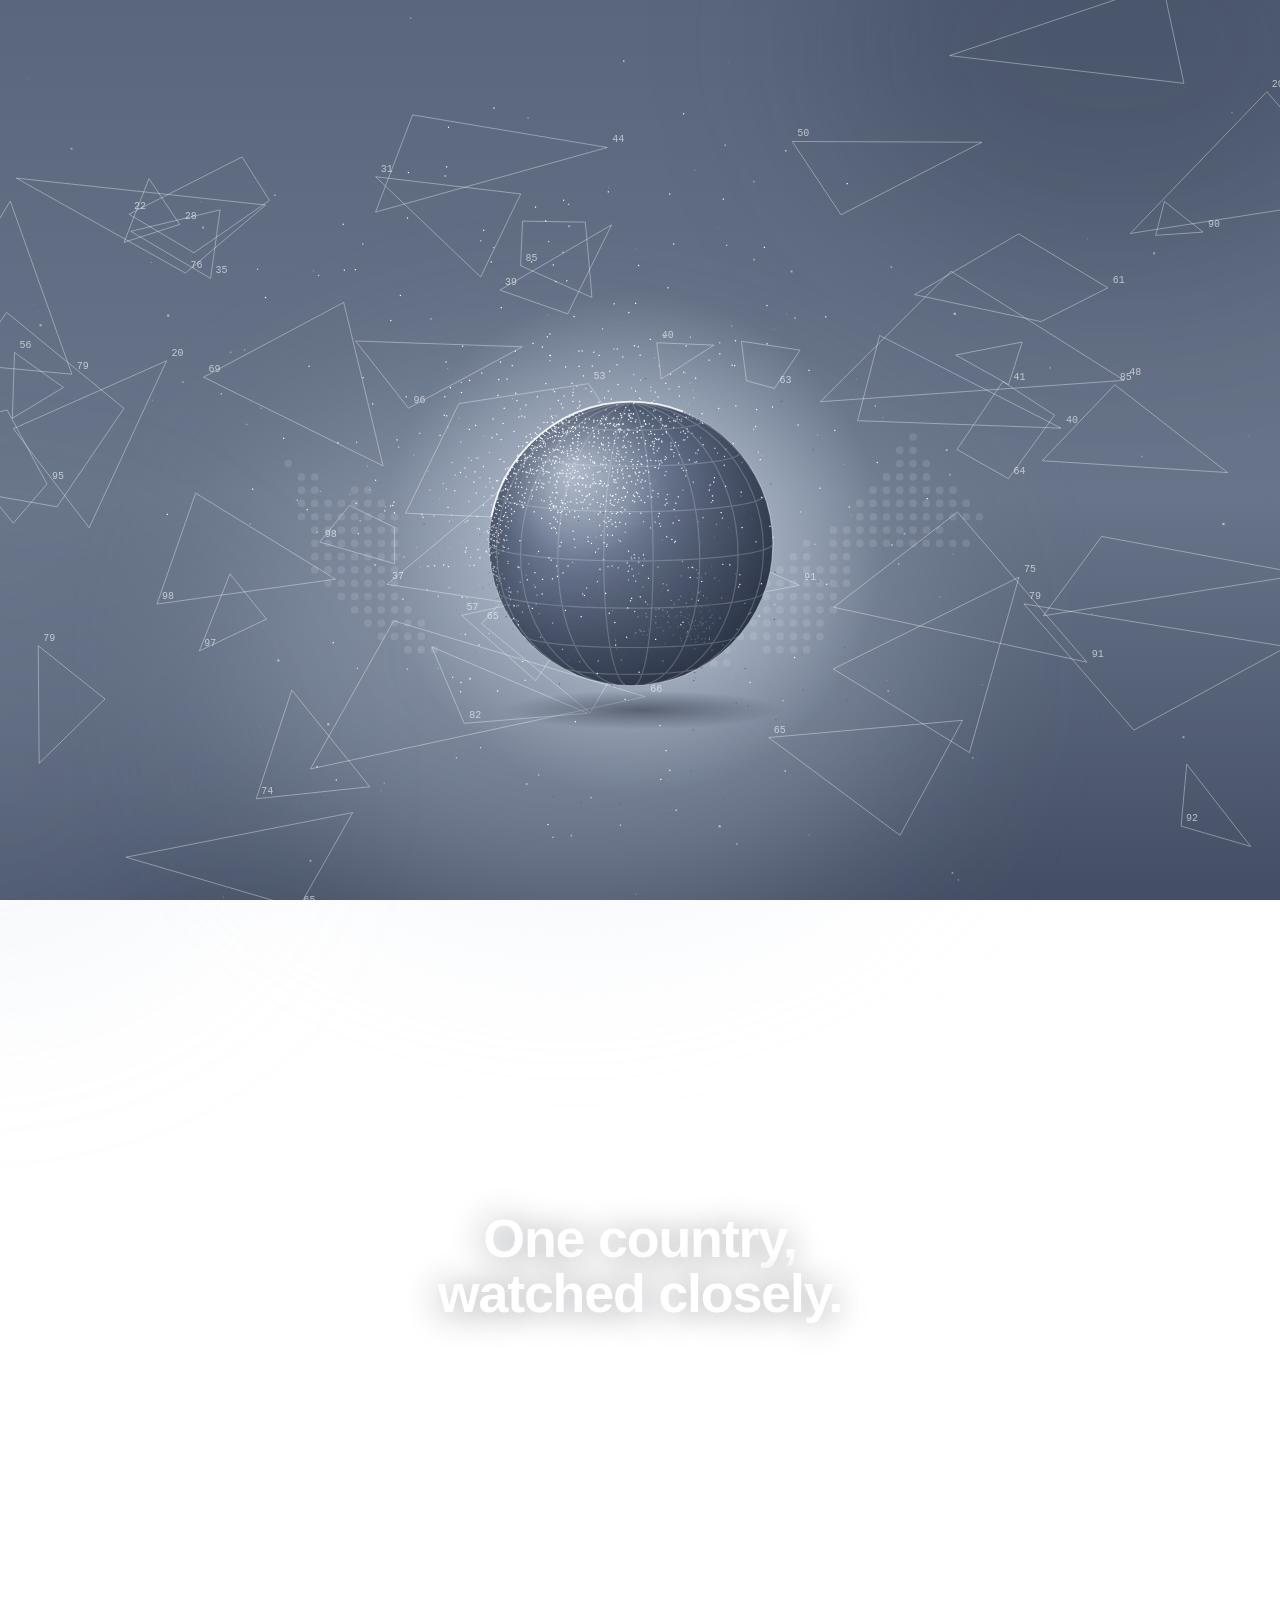
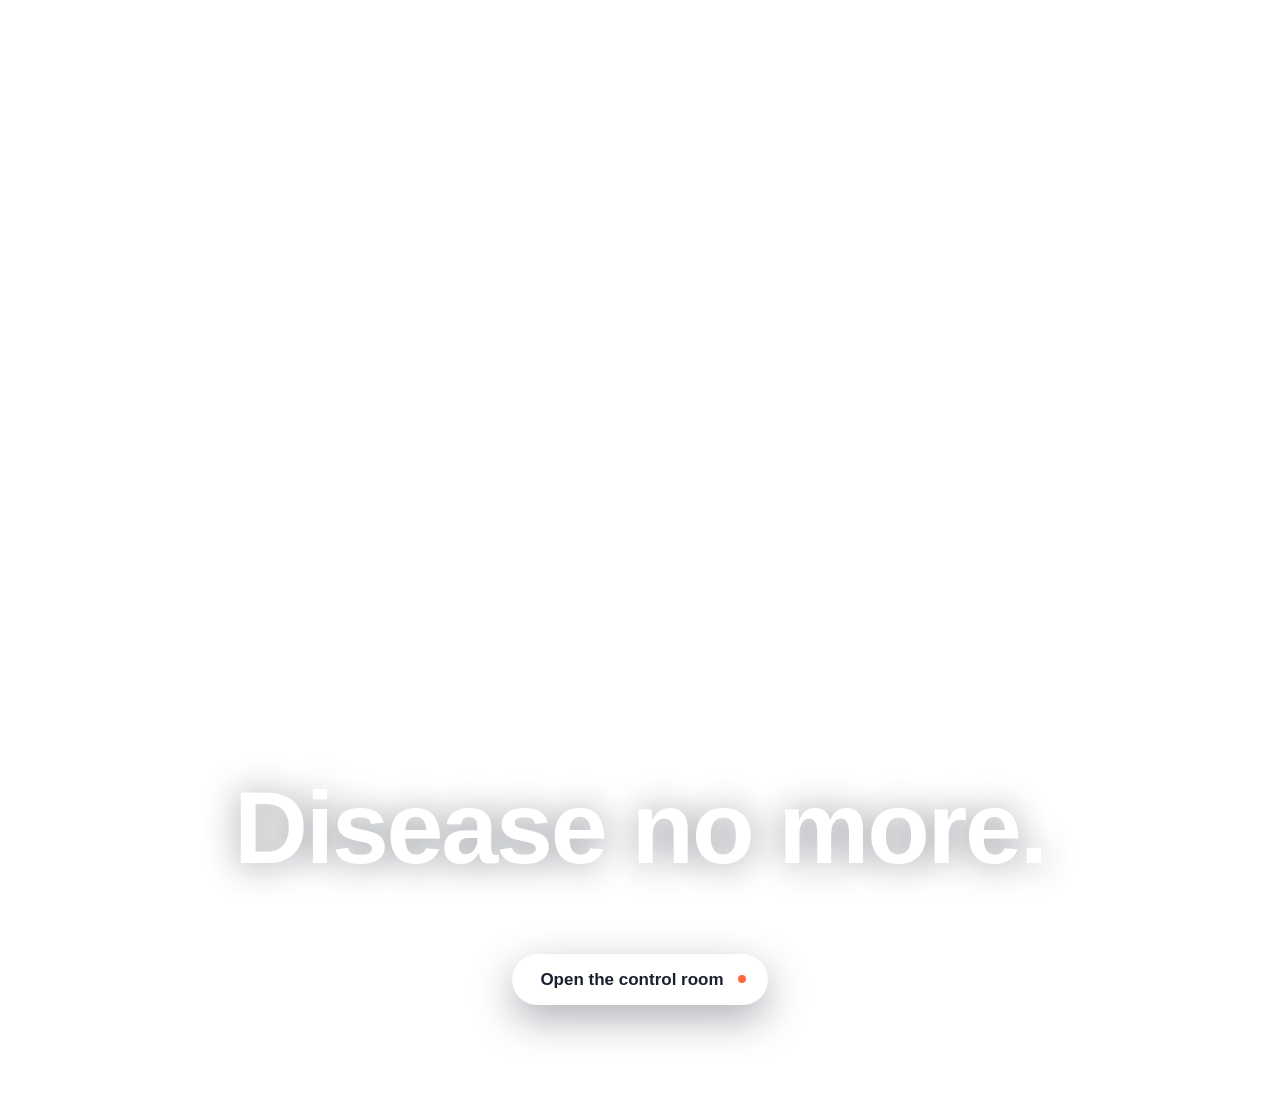
<file: site/landing.html>
<!doctype html>
<html lang="en">
<head>
<meta charset="utf-8">
<meta name="viewport" content="width=device-width, initial-scale=1">
<title>DOM · Disease No More</title>
<!-- the control room's files are fetched while the visitor reads this page, so the dive lands without a pause -->
<link rel="preload" as="image" href="assets/img/scene-clear.jpg">
<link rel="prefetch" href="dashboard.html">
<link rel="prefetch" href="vendor/chart.umd.min.js">
<link rel="prefetch" href="vendor/leaflet.min.js">
<link rel="prefetch" href="vendor/leaflet-heat.js">
<link rel="prefetch" href="vendor/xlsx.full.min.js">
<link rel="prefetch" href="vendor/leaflet.min.css">
<link rel="prefetch" href="assets/model.js">
<link rel="prefetch" href="assets/app.js">
<link rel="prefetch" href="data/site.json">
<link rel="prefetch" href="data/evidence.json">
<link rel="prefetch" href="data/states_map.geojson">
<link rel="prefetch" href="data/districts.geojson">
<link rel="prefetch" href="data/hospitals.json">
<link rel="prefetch" href="data/facilities.json">
<link rel="prefetch" href="data/dengue.json">
<link rel="prefetch" href="data/states.json">
<link rel="prefetch" href="data/stress_rise.json">
<link rel="prefetch" href="assets/img/ic-now.png">
<link rel="prefetch" href="assets/img/ic-forecast.png">
<link rel="prefetch" href="assets/img/ic-trust.png">
<link rel="prefetch" href="assets/img/ic-atlas.png">
<link rel="prefetch" href="assets/img/ic-track.png">
<link rel="prefetch" href="assets/img/ic-stakes.png">
<link rel="prefetch" href="assets/img/ic-more.png">
<meta name="description" content="Disease early warning for Malaysia: the step today, what to do first, and how often that warning has been right.">
<meta property="og:type" content="website">
<meta property="og:site_name" content="DOM">
<meta property="og:title" content="DOM · Disease No More">
<meta property="og:description" content="Disease early warning for Malaysia. See the outbreak before it spreads.">
<meta property="og:image" content="https://dom-control-room.vercel.app/assets/img/og.jpg">
<meta property="og:image:width" content="1200">
<meta property="og:image:height" content="630">
<meta name="twitter:card" content="summary_large_image">
<meta name="twitter:image" content="https://dom-control-room.vercel.app/assets/img/og.jpg">
<meta name="description" content="Early warning for influenza and dengue in Malaysia: how likely a surge is, why, and what to do first.">
<link rel="icon" href="data:image/svg+xml,%3Csvg xmlns='http://www.w3.org/2000/svg' viewBox='0 0 32 32'%3E%3Ccircle cx='16' cy='16' r='13' fill='%235f6b82' stroke='white' stroke-width='2'/%3E%3Ccircle cx='20' cy='17' r='4' fill='%23ff6a3d'/%3E%3C/svg%3E">
<link rel="preconnect" href="https://fonts.googleapis.com">
<link href="https://fonts.googleapis.com/css2?family=Unbounded:wght@700&display=swap" rel="stylesheet" media="print" onload="this.media='all'">
<link rel="stylesheet" href="assets/landing.css">
</head>
<body class="loading">
<div class="mist" aria-hidden="true"><i></i><i></i><i></i></div>
<canvas id="earth" aria-hidden="true"></canvas>
<div id="veil" aria-hidden="true"></div>

<div id="intro" aria-hidden="true">
  <div class="intro-logo"><span>D</span><i></i><span>M</span></div>
  <div class="intro-tag">Disease No More</div>
  <div class="intro-load mono">Loading <b id="loadN">000</b>%</div>
</div>

<header class="bar">
  <a class="logo" href="landing.html" aria-label="DOM, Disease No More"><span>D</span><canvas id="navO" width="60" height="60"></canvas><span>M</span></a>
  <button class="btn small" data-enter><span class="arr" aria-hidden="true">→</span><span class="lab">Open the control room</span><span class="dot" aria-hidden="true"></span></button>
</header>

<main>
  <section class="s s1">
    <div class="copy">
      <h1>See the <span class="mark">outbreak</span><br>before it <span class="spread">spreads.</span></h1>
      <p>Disease early warning for Malaysia.</p>
      <button class="btn" data-enter><span class="arr" aria-hidden="true">→</span><span class="lab">Open the control room</span><span class="dot" aria-hidden="true"></span></button>
    </div>
    <div id="k1" class="slot" aria-hidden="true"></div>
    <div class="hint mono" aria-hidden="true">Scroll</div>
  </section>

  <section class="s s2">
    <div class="names left" aria-hidden="true"><div id="namesL"></div></div>
    <div class="names right" aria-hidden="true"><div id="namesR"></div></div>
    <div class="copy">
      <h2>One country,<br>watched closely.</h2>
      <p class="small">One national signal today. State by state next.</p>
    </div>
    <div id="k2" class="slot" aria-hidden="true"></div>
  </section>

  <section class="s s3">
    <div id="k3" class="slot" aria-hidden="true"></div>
    <div class="copy">
      <h2 class="huge">Disease no more.</h2>
      <p>An early warning system for disease outbreaks.</p>
      <button class="btn" data-enter><span class="arr" aria-hidden="true">→</span><span class="lab">Open the control room</span><span class="dot" aria-hidden="true"></span></button>
      <p class="fine">Built by 404Solutions for Dormathon 2026.</p>
    </div>
  </section>
</main>

<div id="tag" class="tag mono" hidden>Malaysia · watching</div>
<div id="hud" class="hud mono" hidden></div>

<script src="assets/model.js"></script>
<script src="assets/landing.js"></script>
</body>
</html>
</file>
<file: site/assets/landing.css>
/* DOM landing page. Deep icy fog, white lettering, a frosted Earth; warm colour only where risk is rising. */
:root{
  --fog-1:#5a667d; --fog-2:#687489; --fog-3:#434e64; --ink:#fff; --mute:rgba(255,255,255,.88); --dark:#18212e; --mark:#ff6a3d;
  --pad:clamp(18px,4vw,56px); --ease:cubic-bezier(.2,.8,.2,1); --swing:cubic-bezier(.7,0,.2,1);
  --sans:-apple-system,BlinkMacSystemFont,"SF Pro Display","Helvetica Neue",Helvetica,Arial,sans-serif;
  --mono:ui-monospace,"SF Mono",Menlo,Consolas,monospace;
  --mx:0; --my:0; --r0:46px;
}
*{box-sizing:border-box}
html{scroll-snap-type:y mandatory;scroll-behavior:smooth}
body{margin:0;color:var(--ink);font:17px/1.5 var(--sans);-webkit-font-smoothing:antialiased;background:linear-gradient(180deg,var(--fog-1) 0%,var(--fog-2) 55%,var(--fog-3) 100%) fixed;overflow-x:hidden}
body.loading{overflow:hidden}
.mono{font-family:var(--mono);font-size:12px;letter-spacing:.08em;text-transform:uppercase}

/* slow fog; the bright part sits low, behind the Earth, so the lettering above stays readable */
.mist{position:fixed;inset:-12%;pointer-events:none;transform:translate3d(calc(var(--mx)*-22px),calc(var(--my)*-16px),0);transition:transform .9s var(--ease)}
.mist i{position:absolute;border-radius:50%;filter:blur(90px);animation:drift 26s ease-in-out infinite alternate}
.mist i:nth-child(1){left:24%;top:46%;width:54vw;height:40vw;background:rgba(214,226,242,.30)}
.mist i:nth-child(2){left:-10%;top:60%;width:44vw;height:34vw;background:rgba(190,204,224,.14);animation-duration:34s;animation-direction:alternate-reverse}
.mist i:nth-child(3){left:62%;top:-6%;width:44vw;height:34vw;background:rgba(30,40,58,.26);animation-duration:41s}
@keyframes drift{from{transform:translate3d(-3%,-2%,0) scale(1)}to{transform:translate3d(4%,3%,0) scale(1.12)}}

#earth{position:fixed;inset:0;width:100%;height:100%;display:block;touch-action:pan-y}
/* the dive ends in the control room's own scene (the picture the room opens on), so the next page arrives out of it */
@view-transition{navigation:auto}
#veil{position:fixed;inset:0;background:linear-gradient(180deg,rgba(4,12,40,.34) 0%,rgba(4,12,40,.1) 34%,rgba(4,12,40,.2) 62%,rgba(4,12,40,.62) 100%),#0b2a8a url(img/scene-clear.jpg) center/cover;opacity:0;pointer-events:none;transition:opacity .55s ease;z-index:9}
#veil.on{opacity:1}

/* opening, a little over two seconds: wire lines and a counter, the logo with the Earth as its O, then the Earth flies to its place */
#intro{position:fixed;inset:0;z-index:8;pointer-events:none}
.intro-logo,.intro-tag,.intro-load{position:absolute;left:50%;top:50%;opacity:0;transition:opacity .3s ease,transform .5s var(--ease),letter-spacing .6s var(--ease)}
.intro-logo{display:flex;align-items:center;transform:translate(-50%,-50%) scale(.96);font:700 calc(var(--r0)*2.5)/1 "Unbounded",var(--sans)}
.intro-logo i{display:block;width:calc(var(--r0)*2.2);height:1px}
.intro-tag{transform:translate(-50%,calc(var(--r0) + 34px));font:500 14px/1 var(--mono);letter-spacing:.2em;text-transform:uppercase;white-space:nowrap}
.intro-load{transform:translate(-50%,calc(var(--r0) + 34px));white-space:nowrap}
body.p-load .intro-load{opacity:1}
body.p-logo .intro-logo{opacity:1;transform:translate(-50%,-50%) scale(1)}
body.p-logo .intro-tag{opacity:1;letter-spacing:.42em;transition-delay:.12s}

/* header: the logo and one button, floating on the scene */
.bar{position:fixed;z-index:6;top:0;left:0;right:0;display:flex;align-items:center;justify-content:space-between;padding:clamp(12px,2.4vh,24px) var(--pad)}
.logo{display:flex;align-items:center;gap:3px;color:var(--ink);text-decoration:none;font:700 22px/1 "Unbounded",var(--sans)}
.logo canvas{width:30px;height:30px;display:block}
.logo{view-transition-name:dom-logo}

/* buttons: on hover the dot grows to fill the pill, the label slides, an arrow arrives */
.btn{--bg:#fff;--fill:var(--dark);--fg:var(--dark);--fg2:#fff;
  position:relative;isolation:isolate;overflow:hidden;display:inline-flex;align-items:center;gap:14px;border:0;border-radius:999px;cursor:pointer;
  padding:clamp(13px,2vh,17px) 22px clamp(13px,2vh,17px) 28px;font:600 17px/1 var(--sans);color:var(--fg);background:var(--bg);
  box-shadow:0 14px 40px rgba(16,24,38,.34);transition:transform .25s var(--ease),box-shadow .5s ease}
.btn::before{content:"";position:absolute;inset:0;z-index:-1;background:var(--fill);clip-path:circle(0 at calc(100% - 26px) 50%);transition:clip-path .6s var(--swing)}
.btn .lab{transition:transform .55s var(--swing),color .35s ease}
.btn .arr{position:absolute;left:22px;top:50%;opacity:0;transform:translate(-14px,-50%);color:var(--fg2);transition:transform .55s var(--swing),opacity .3s ease}
.btn .dot{width:8px;height:8px;border-radius:50%;background:var(--mark);transition:transform .4s var(--swing)}
.btn:hover::before,.btn:focus-visible::before{clip-path:circle(160% at calc(100% - 26px) 50%)}
.btn:hover .lab,.btn:focus-visible .lab{transform:translateX(22px);color:var(--fg2)}
.btn:hover .arr,.btn:focus-visible .arr{opacity:1;transform:translate(0,-50%)}
.btn:hover .dot,.btn:focus-visible .dot{transform:scale(0)}
.btn:hover{box-shadow:0 18px 54px rgba(16,24,38,.5)}
.btn:active{transform:scale(.96)}
.btn.small{padding:11px 15px 11px 19px;font-size:14px;gap:10px;box-shadow:0 8px 26px rgba(16,24,38,.26)}
.btn.small .arr{left:14px}.btn.small .dot{width:6px;height:6px}
.btn.small:hover .lab,.btn.small:focus-visible .lab{transform:translateX(16px)}
.btn.small::before{clip-path:circle(0 at calc(100% - 18px) 50%)}
.btn.small:hover::before,.btn.small:focus-visible::before{clip-path:circle(170% at calc(100% - 18px) 50%)}
:focus-visible{outline:2px solid #fff;outline-offset:4px}

/* four screens, each exactly one window tall, one spoken sentence each */
main{position:relative;z-index:2;pointer-events:none}
main button{pointer-events:auto}
.s{position:relative;height:100vh;height:100svh;overflow:hidden;scroll-snap-align:start;scroll-snap-stop:always;padding:0 var(--pad)}
.slot{position:absolute;pointer-events:none}
.copy{position:relative;z-index:2;display:grid;justify-items:center;text-align:center}
h1,h2{margin:0;font-weight:700;letter-spacing:-.022em;line-height:1.04;text-shadow:0 2px 34px rgba(16,24,38,.45)}
h1{font-size:clamp(30px,min(5.6vw,10vh),92px)}
h2{font-size:clamp(24px,min(4.2vw,7.4vh),66px)}
.copy p{margin:0;color:var(--mute);font-size:clamp(15px,min(1.5vw,2.6vh),21px)}
/* the one emphasis on the page: a line draws itself under the word that matters */
.mark{position:relative;white-space:nowrap}
.mark::after{content:"";position:absolute;left:0;right:0;bottom:-.06em;height:.09em;border-radius:.05em;background:var(--mark);transform:scaleX(0);transform-origin:left;transition:transform .8s var(--swing) .6s}
body.ready .mark::after{transform:scaleX(1)}
/* read in order: the line draws under "outbreak", a short pause, then "spreads." drifts apart and snaps back */
.spread{white-space:nowrap}
.spread span{display:inline-block}
body.ready .spread span{animation:spread 1.5s var(--swing) 1.9s both}
@keyframes spread{0%{transform:none;opacity:1}50%,70%{transform:translateX(calc(var(--i)*.1em)) translateY(calc((var(--j) - .5)*.1em));opacity:.85}100%{transform:none;opacity:1}}

.s1{display:grid;grid-template-rows:auto minmax(0,1fr);padding-top:clamp(62px,12vh,128px);padding-bottom:clamp(14px,3vh,34px)}
.s1 .copy{gap:clamp(8px,1.8vh,18px)}
.s1 .copy .btn{margin-top:clamp(2px,1vh,10px)}
#k1{position:relative;width:100%;height:100%}
.hint{position:absolute;left:var(--pad);bottom:clamp(12px,2.6vh,26px);display:flex;align-items:center;gap:10px}
.hint::before{content:"";width:1px;height:22px;background:linear-gradient(#fff,transparent);animation:nudge 2.2s ease-in-out infinite}
@keyframes nudge{50%{transform:translateY(6px)}}

.s2{display:grid;place-items:center}
.s2 .copy{gap:clamp(8px,2vh,18px);margin-top:-14vh}
.small{font-size:clamp(13px,min(1.2vw,2.3vh),17px)!important}
#k2{left:50%;top:66%;width:210vh;aspect-ratio:1;transform:translate(-50%,-50%)}
.names{position:absolute;top:0;bottom:0;width:min(30vw,340px);overflow:hidden;text-align:center;font-weight:600;font-size:clamp(16px,min(2.2vw,3.9vh),34px);line-height:2.1;letter-spacing:-.015em;color:rgba(255,255,255,.6);
  -webkit-mask-image:linear-gradient(transparent,#000 22%,#000 78%,transparent);mask-image:linear-gradient(transparent,#000 22%,#000 78%,transparent)}
.names.left{left:clamp(0px,7vw,120px)}.names.right{right:clamp(0px,7vw,120px)}
.names div{animation:roll 34s linear infinite}
.names.right div{animation-direction:reverse;animation-duration:40s}
@keyframes roll{to{transform:translateY(-50%)}}

.s3{display:grid;justify-items:center;align-content:end;padding-bottom:clamp(18px,6vh,72px)}
#k3{left:50%;top:29%;width:34vh;aspect-ratio:1;transform:translate(-50%,-50%)}
.s3 .copy{gap:clamp(10px,2.4vh,22px)}
.s3 .copy b{color:#fff}
.huge{font-size:clamp(34px,min(8vw,13vh),128px)}
.fine{font-size:clamp(11px,1.6vh,13px)!important;color:rgba(255,255,255,.78)!important}

.tag,.hud{position:fixed;z-index:3;left:0;top:0;pointer-events:none;white-space:nowrap;will-change:transform;color:#fff;text-shadow:0 1px 12px rgba(16,24,38,.6)}
.tag{padding-left:30px}
.tag::before{content:"";position:absolute;left:0;top:50%;width:22px;height:1px;background:#fff}
.tag.under{padding-left:0}.tag.under::before{display:none}

/* what waits for the opening to finish */
.bar,.s1 .copy>*,.hint{opacity:0;transform:translateY(12px);transition:opacity .6s ease,transform .7s var(--ease)}
body.ready .bar,body.ready .s1 .copy>*,body.ready .hint{opacity:1;transform:none}
body.ready .s1 .copy>*:nth-child(2){transition-delay:.08s}body.ready .s1 .copy>*:nth-child(3){transition-delay:.16s}body.ready .hint{transition-delay:.4s}
body.leaving main,body.leaving .bar .btn,body.leaving .tag,body.leaving .hud{opacity:0;transition:opacity .35s ease}
body.leaving .bar{z-index:10}   /* the logo stays on screen through the dive and is still there when the control room arrives */

@media (max-width:760px){
  .hint{display:none}
  .bar .btn{display:none}
  .names{width:44vw;font-size:clamp(15px,4.4vw,22px);color:rgba(255,255,255,.46);
    -webkit-mask-image:linear-gradient(transparent 6%,#000 14%,#000 24%,transparent 30%,transparent 50%,#000 58%,#000 84%,transparent 94%);mask-image:linear-gradient(transparent 6%,#000 14%,#000 24%,transparent 30%,transparent 50%,#000 58%,#000 84%,transparent 94%)}
  .names.left{left:-6vw}.names.right{right:-6vw}
  .s2 .copy{margin-top:-18vh}
  #k3{width:30vh}
}
@media (prefers-reduced-motion:reduce){
  html{scroll-behavior:auto}
  .mist,.mist i,.hint::before,.names div{animation:none;transition:none}
  .bar,.s1 .copy>*,.hint,.mark::after{transition:none}
  body.ready .spread span{animation:none}
  .btn::before,.btn .lab,.btn .arr,.btn .dot{transition:none}
}

/* the dive: the room's picture arrives slightly enlarged and keeps moving, so the next page can settle out of the same motion */
#veil{transform:scale(1.02);transition:opacity .55s ease,transform 1.2s cubic-bezier(.2,.8,.2,1)}#veil.on{transform:scale(1.12)}
</file>
